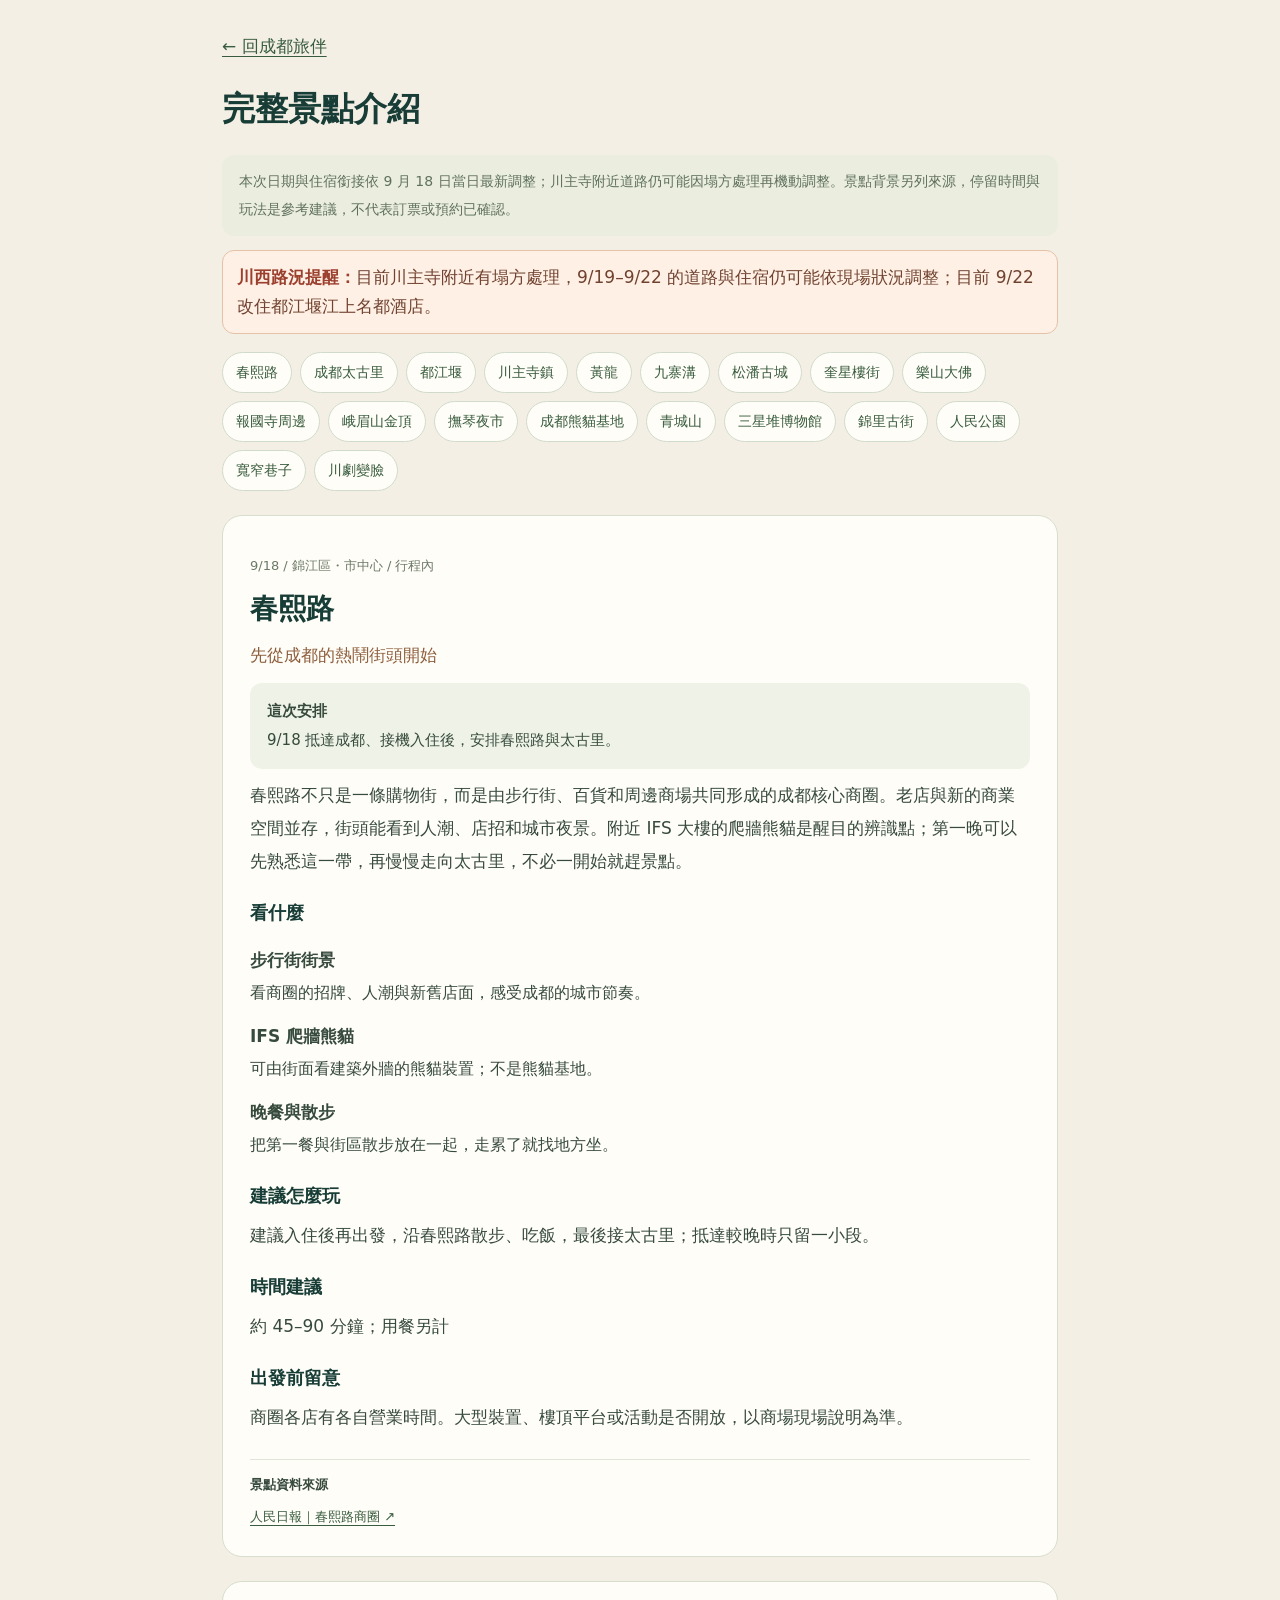
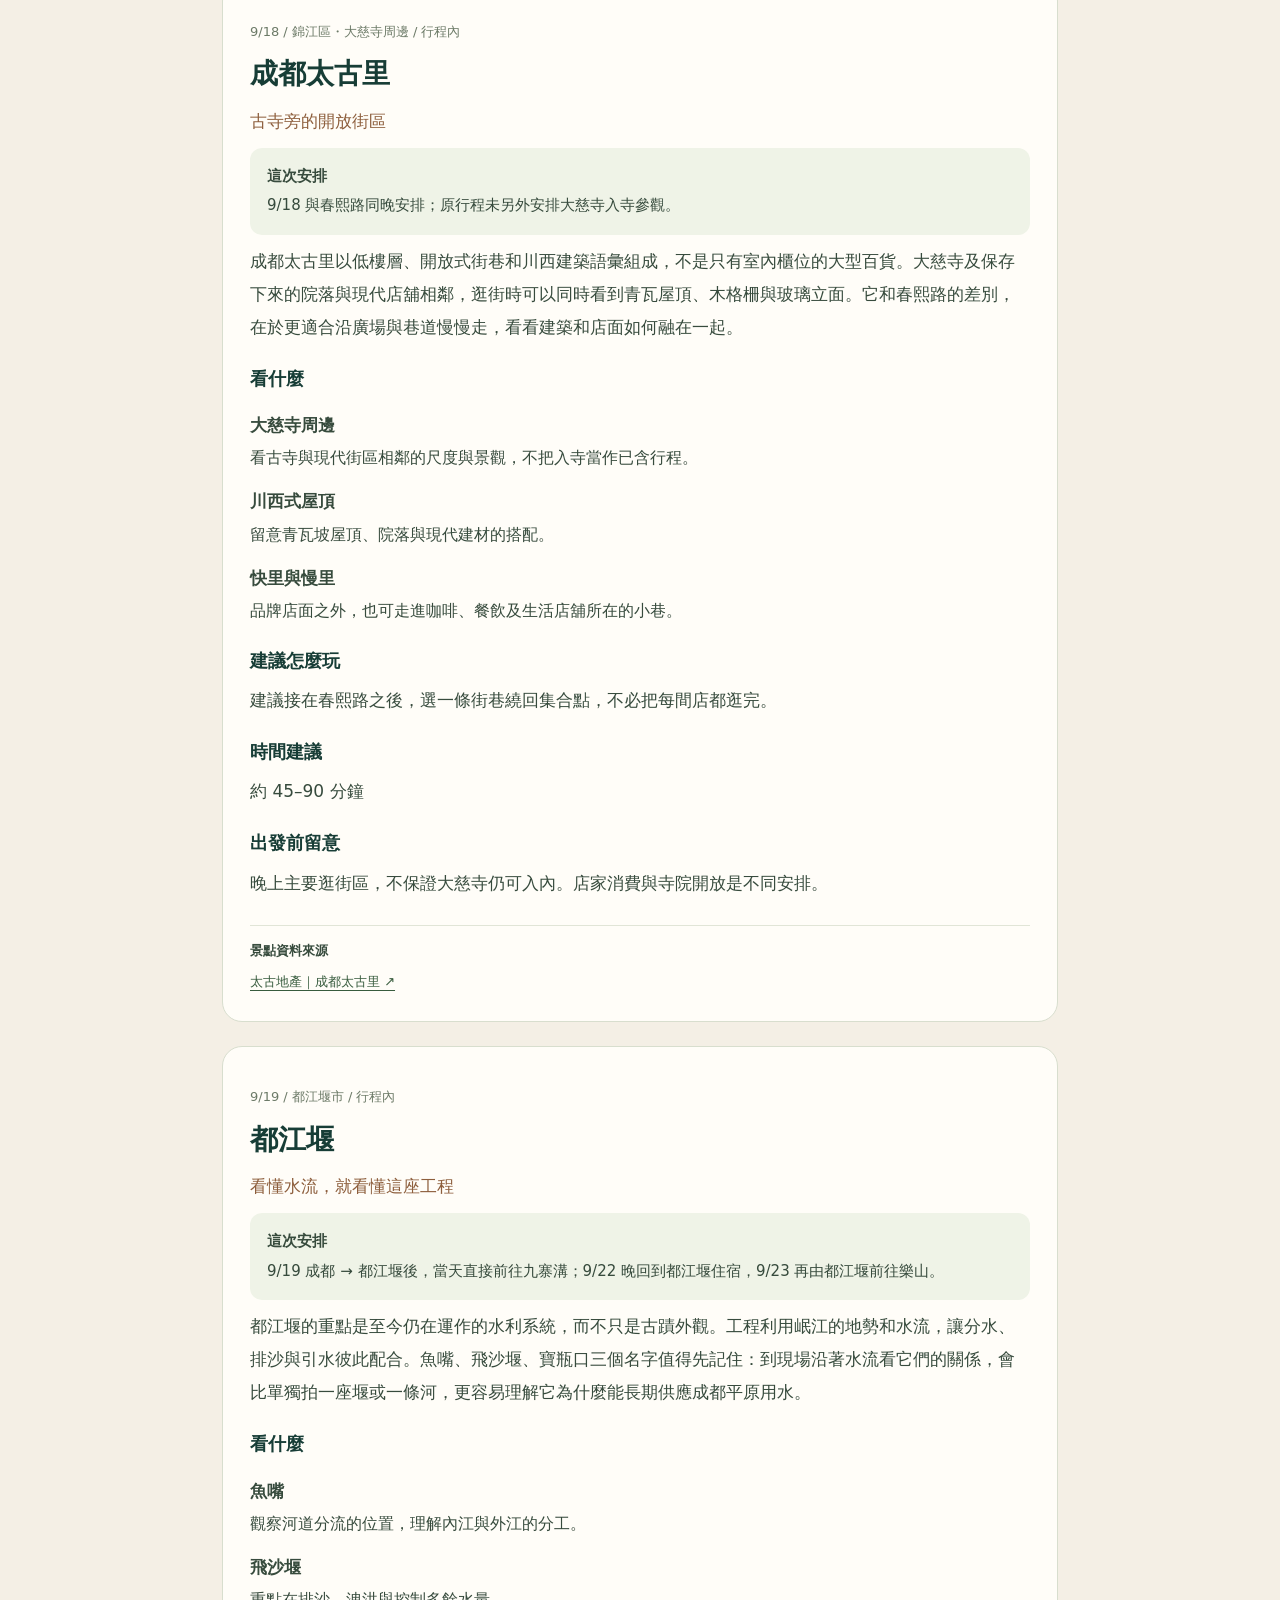
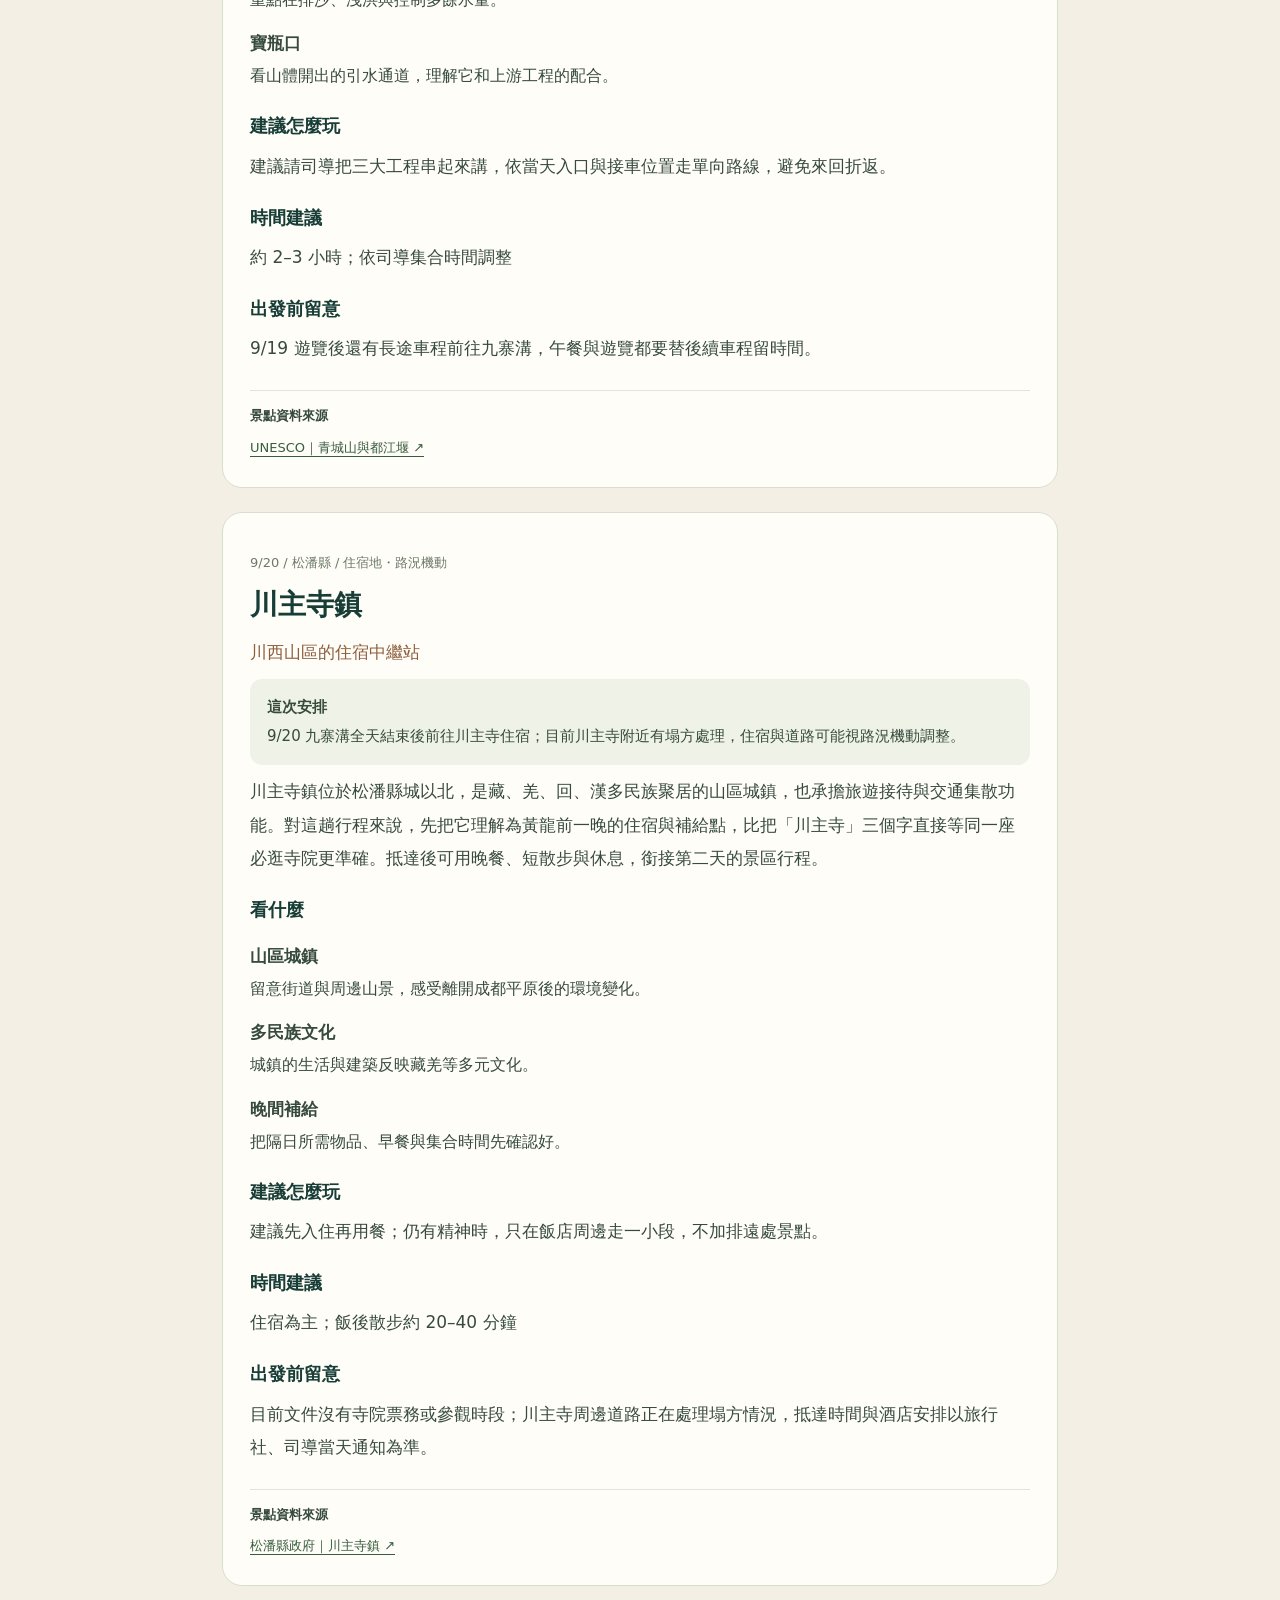
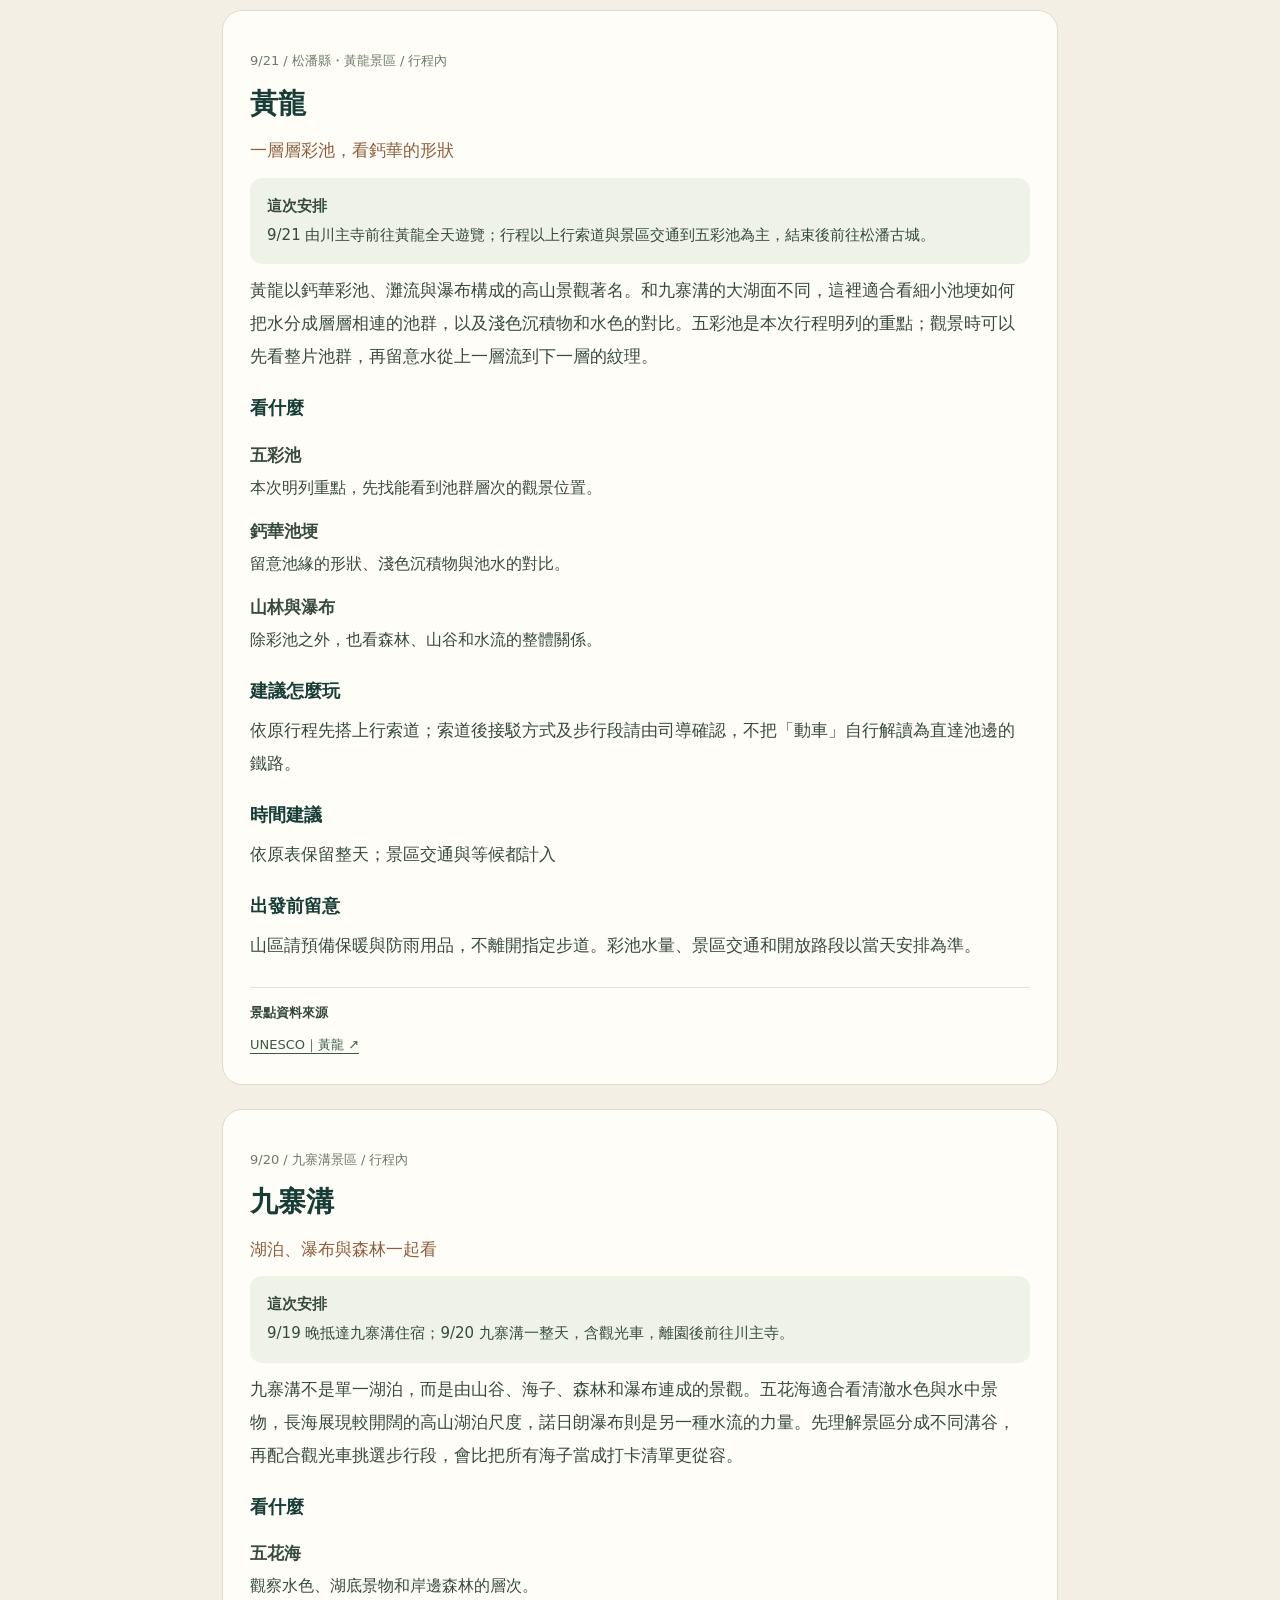
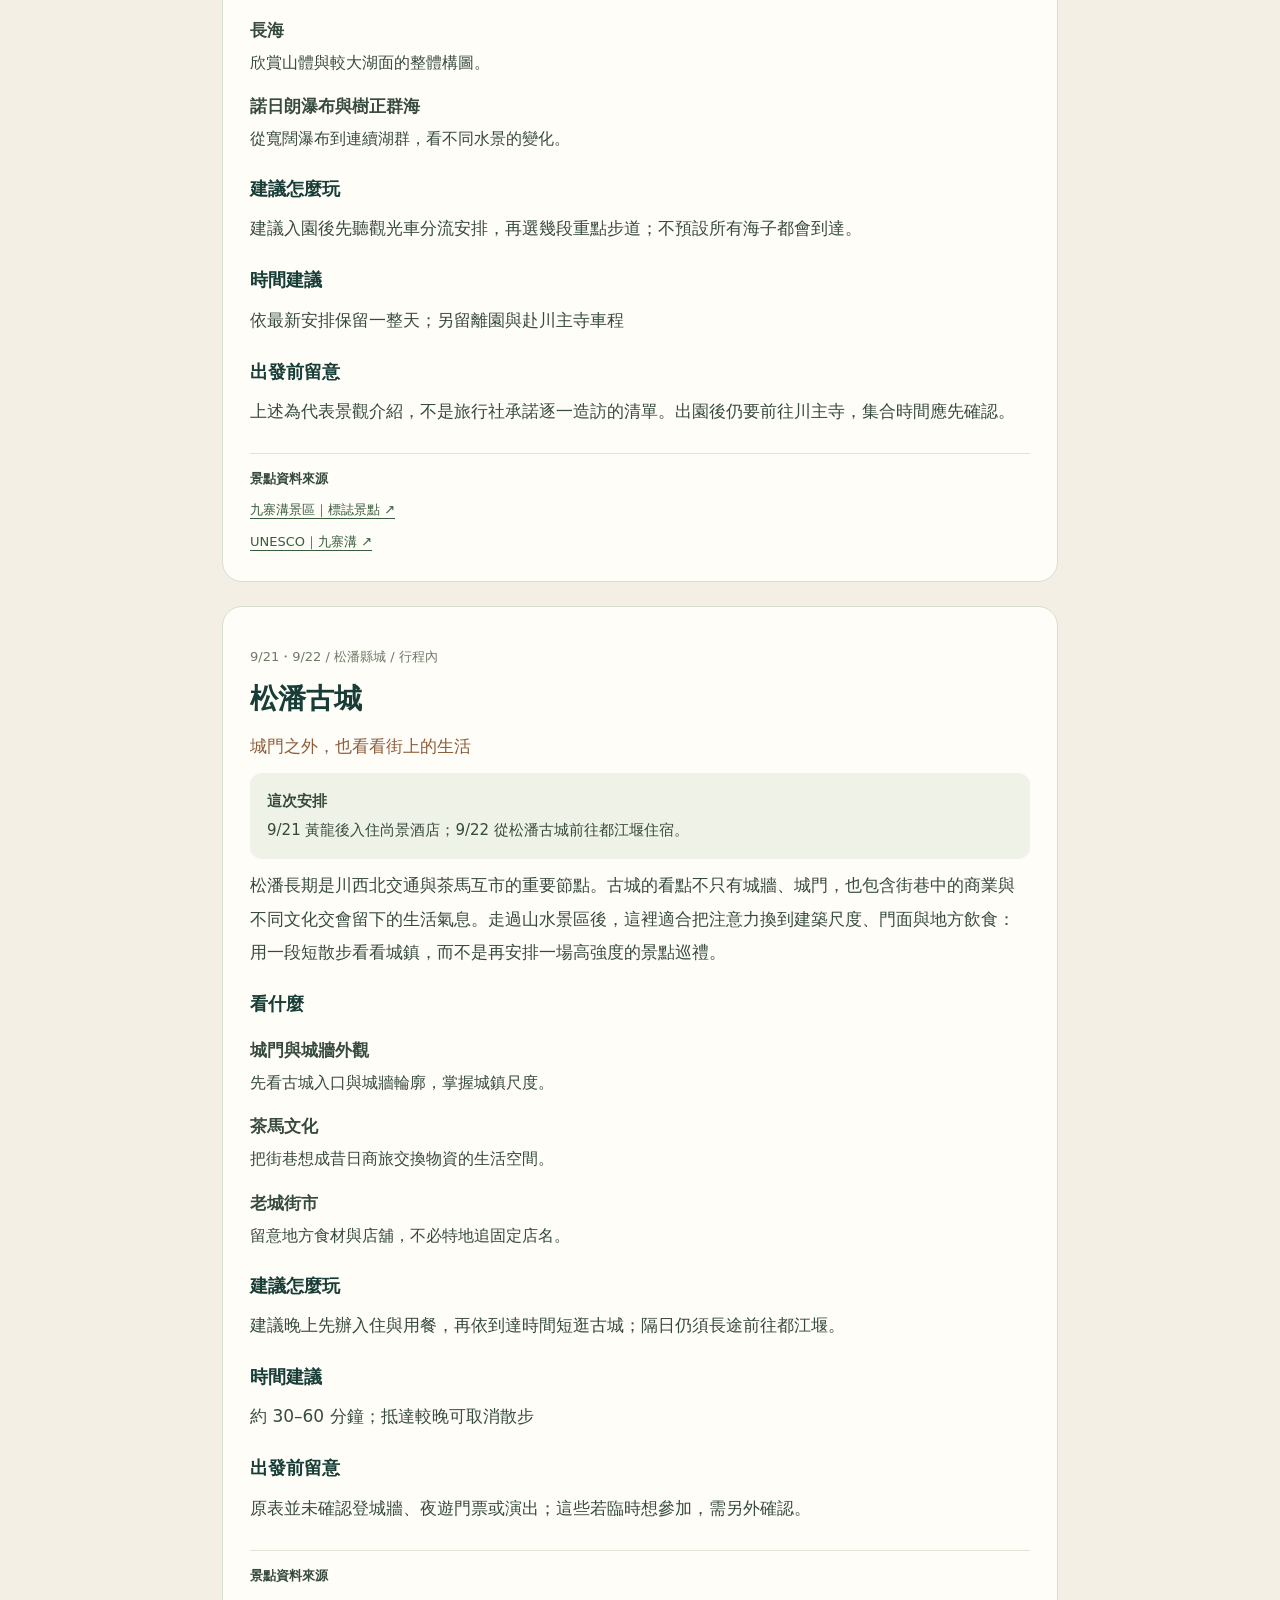
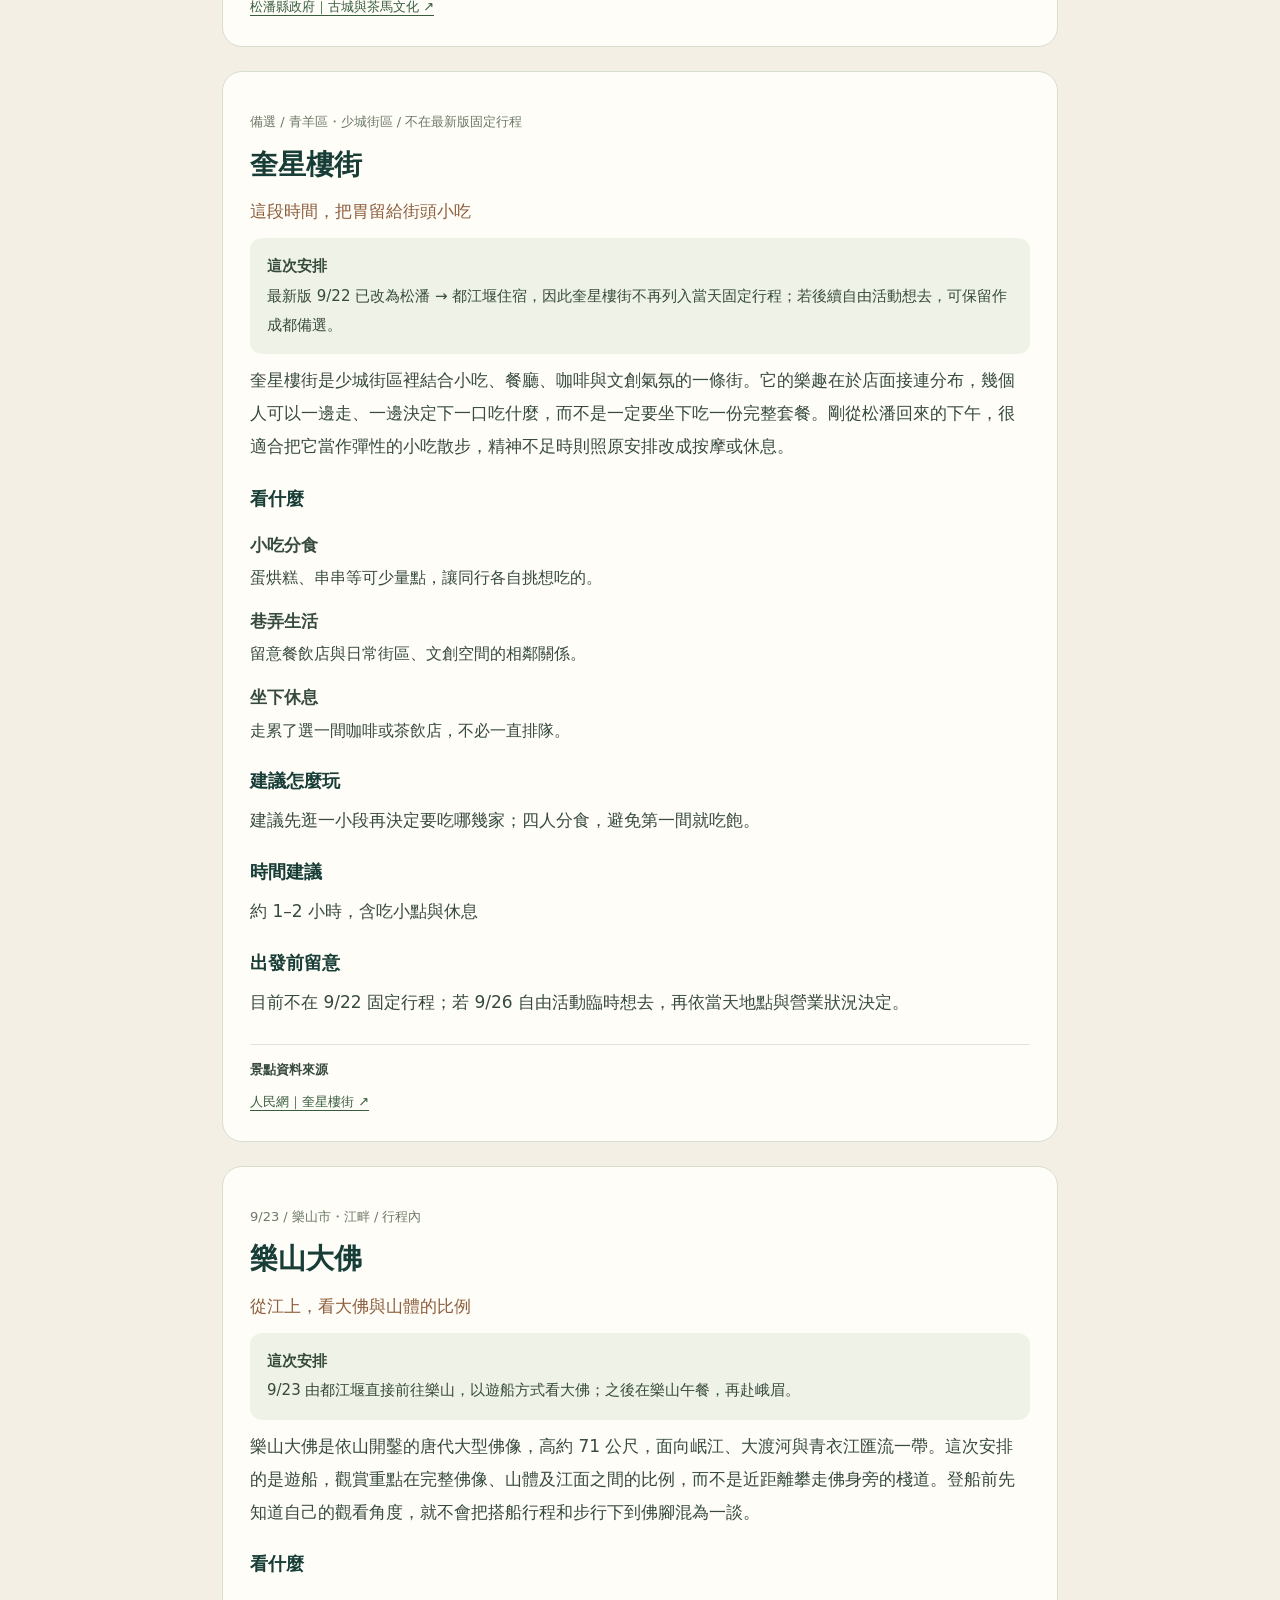
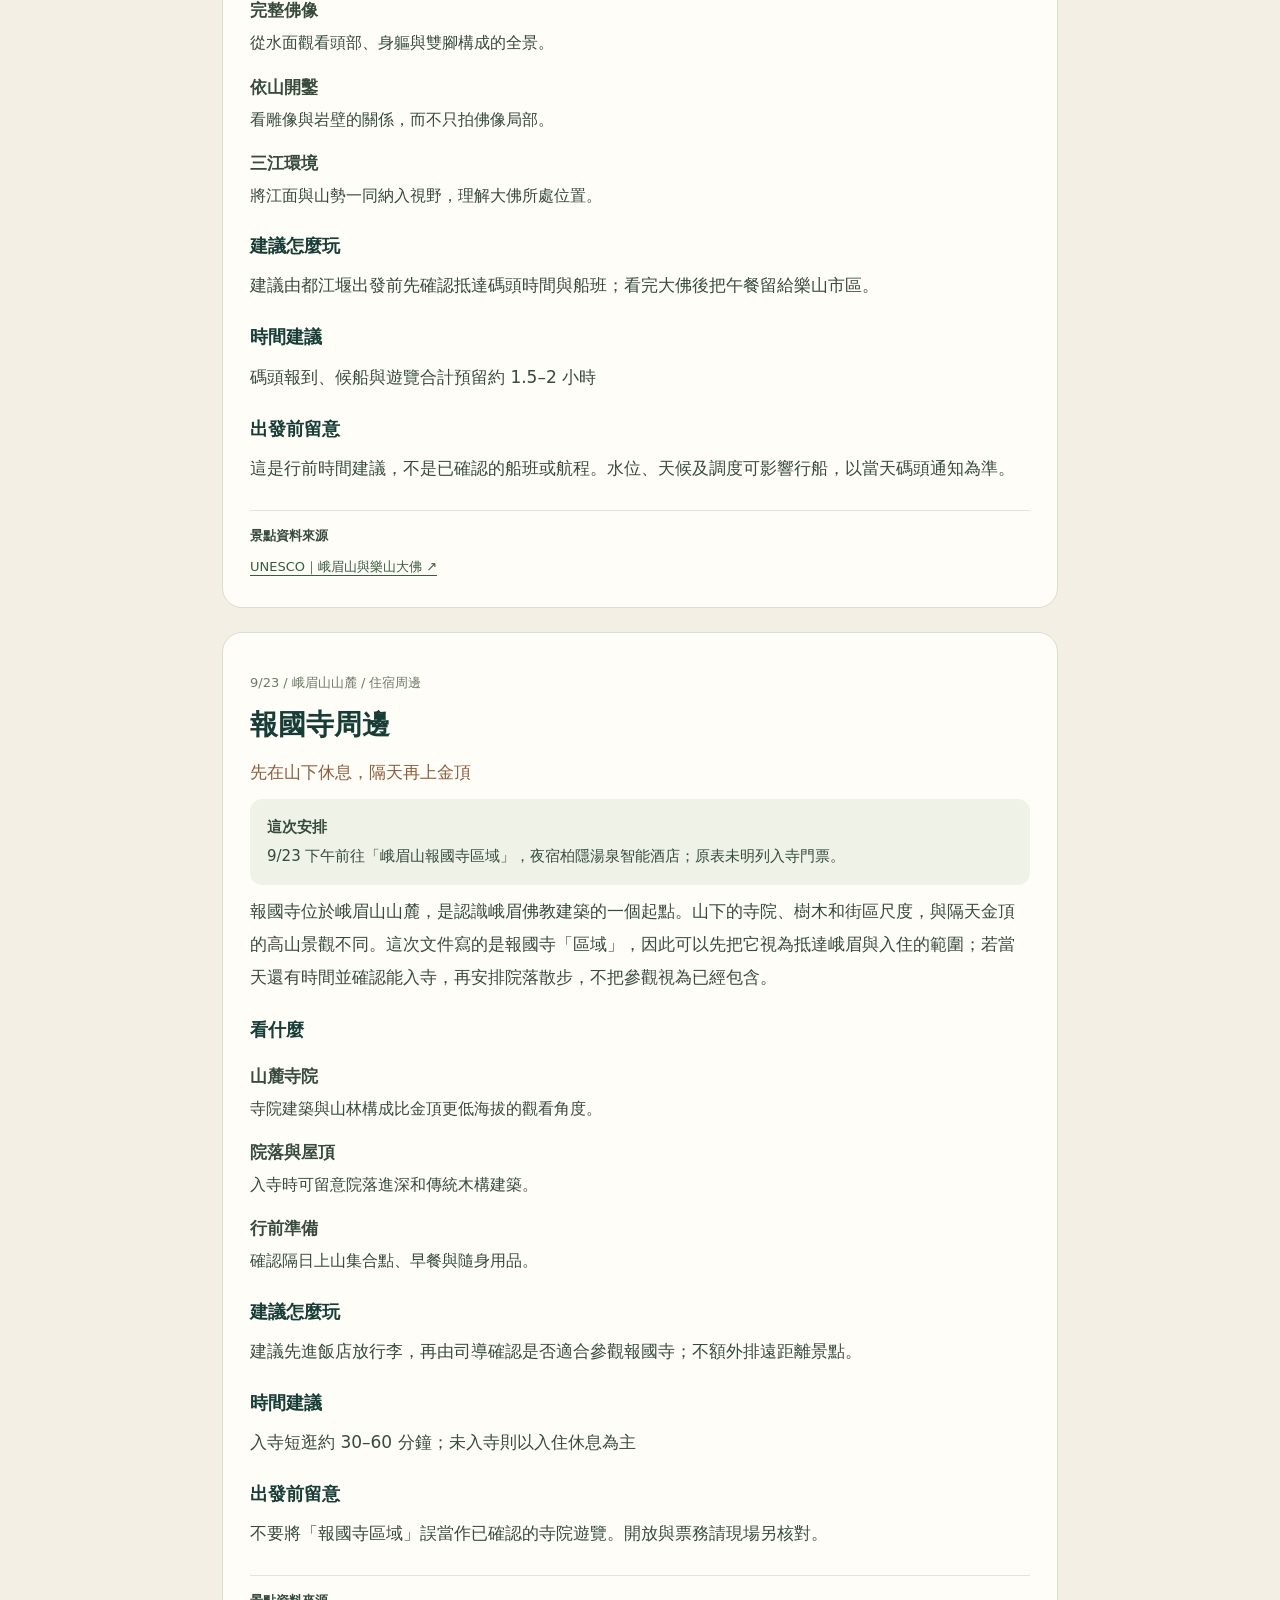
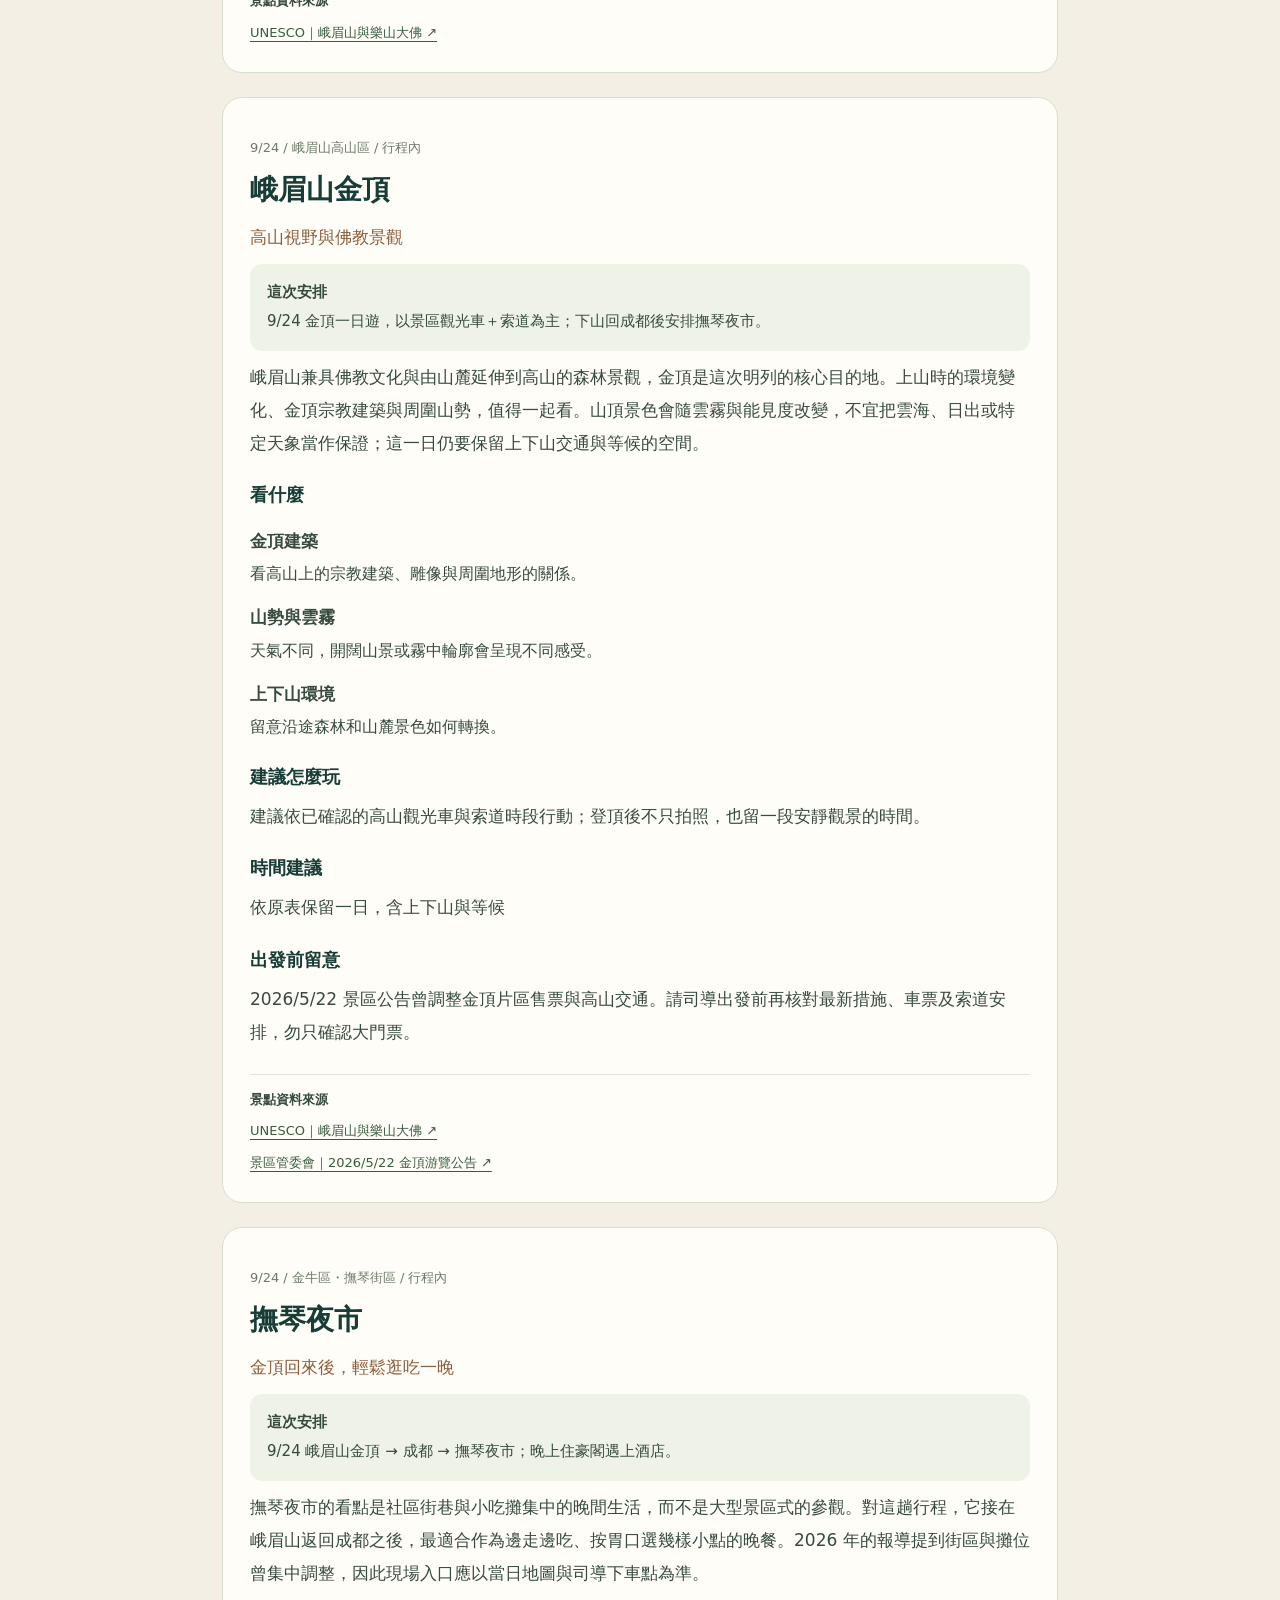
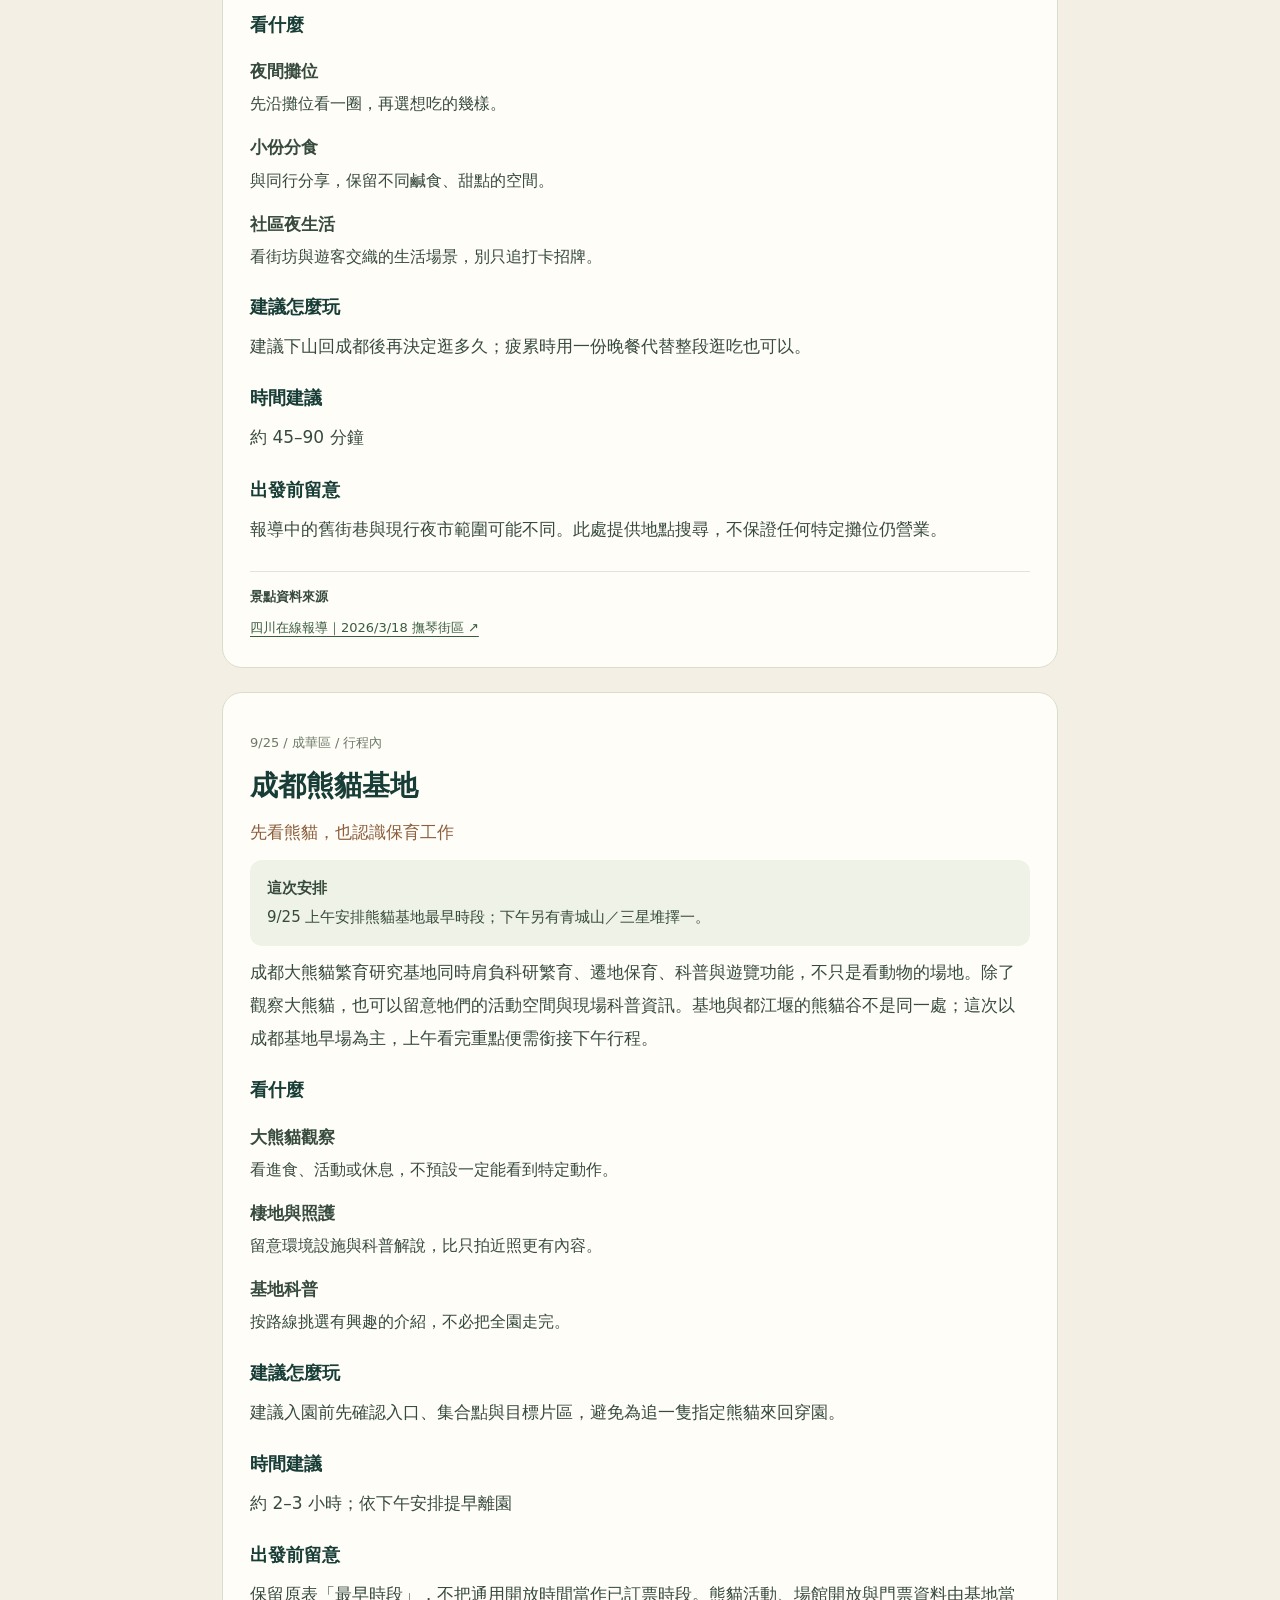
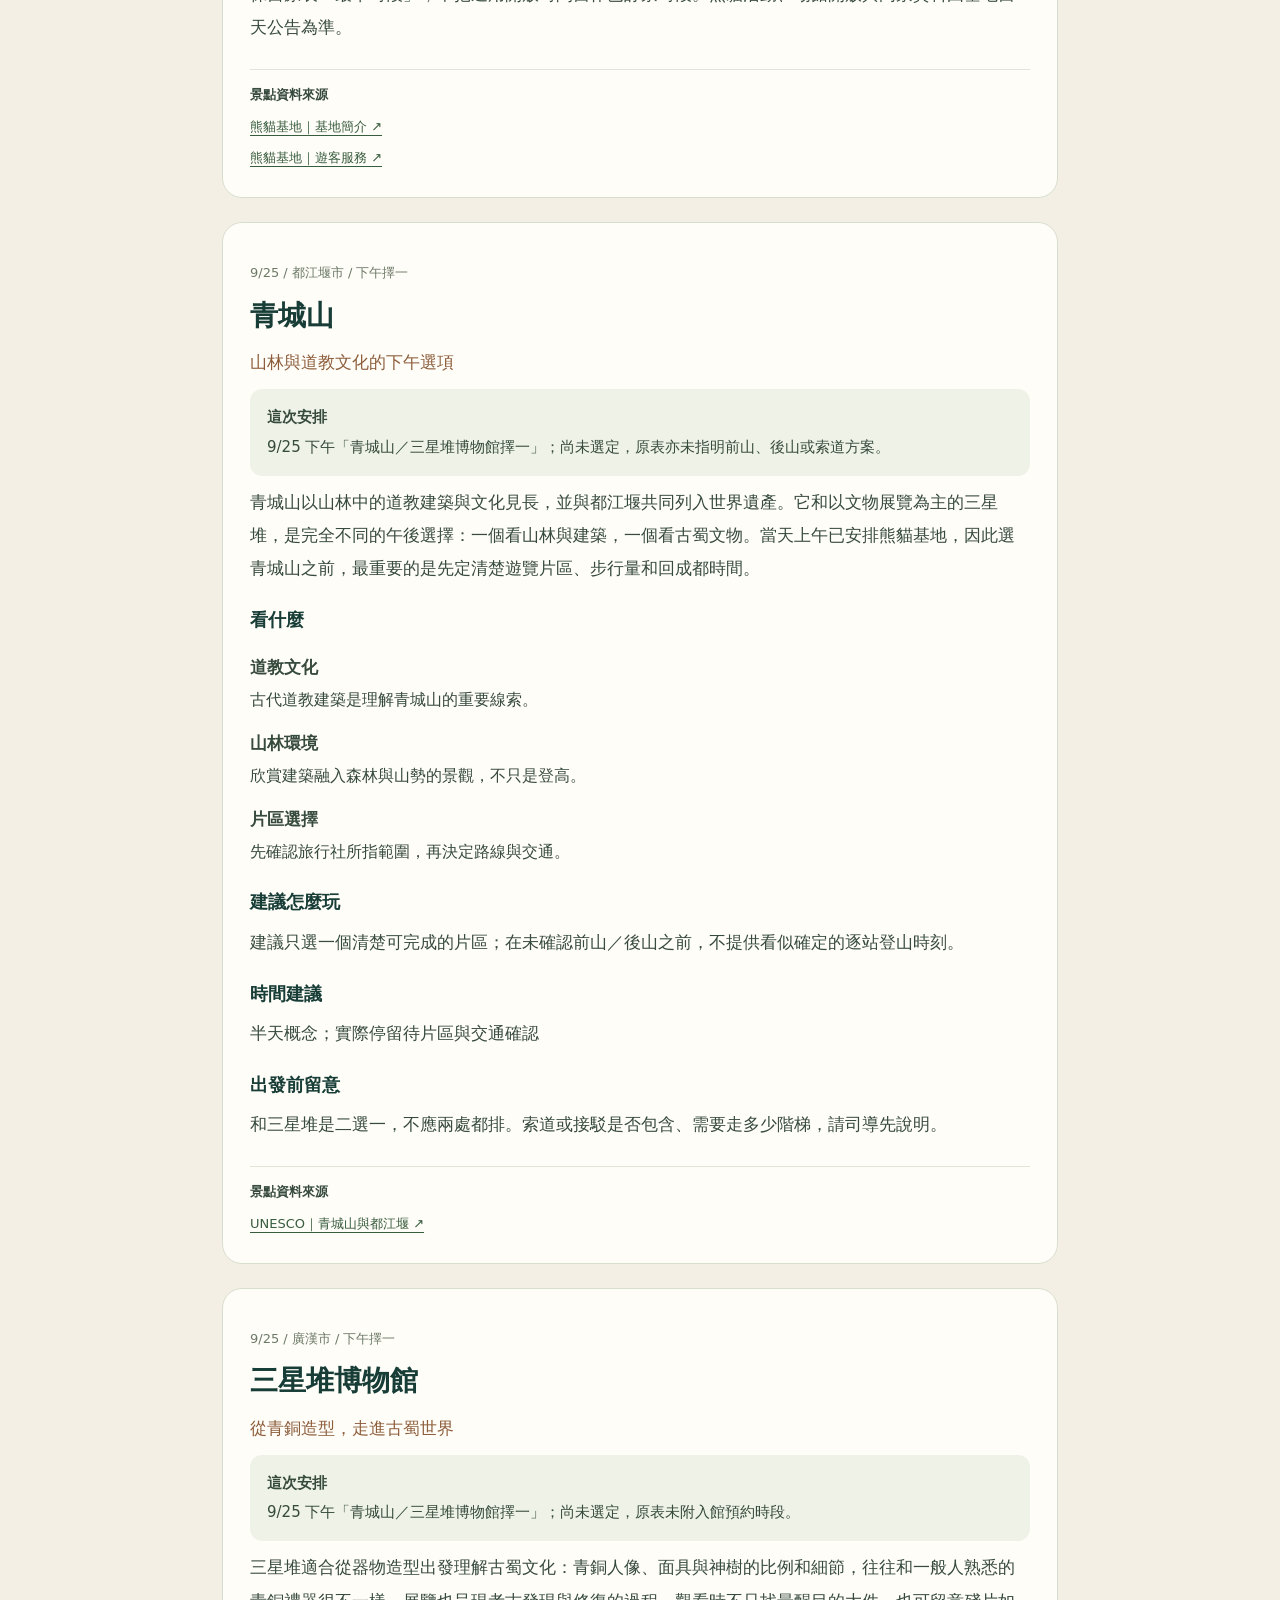
<file: ATTRACTIONS.html>
<!doctype html><html lang="zh-Hant"><head><meta charset="UTF-8"><meta name="viewport" content="width=device-width, initial-scale=1"><title>成都旅伴｜完整景點介紹</title><style>
*{box-sizing:border-box}body{margin:0;background:#f4efe5;color:#374b3d;font-family:system-ui,-apple-system,"Microsoft JhengHei",sans-serif;font-size:17px;line-height:1.95}main{max-width:880px;margin:auto;padding:30px 22px 70px}h1,h2,h3{color:#173d36;line-height:1.45}h1{font-size:33px}h2{font-size:28px;margin:7px 0}h3{font-size:18px;margin:22px 0 6px}p{margin:10px 0}a{color:#385c3e;overflow-wrap:anywhere;text-underline-offset:4px}article{padding:27px;margin:24px 0;background:#fffdf8;border:1px solid #d8dece;border-radius:20px;scroll-margin-top:20px}.meta{font-size:13px;color:#6c7a67}.tagline{color:#8d5e3c}.trip{padding:14px 17px;background:#eff3e7;border-radius:12px;font-size:15px}dt{font-weight:800}dd{margin:0 0 12px;font-size:16px}.sources{border-top:1px solid #e1e5d7;margin-top:25px;padding-top:12px;display:grid;gap:6px;font-size:13px}nav{display:flex;flex-wrap:wrap;gap:8px}nav a{border:1px solid #d1dbcb;border-radius:999px;padding:6px 13px;background:#fffdf7;font-size:14px;text-decoration:none}.note{font-size:14px;color:#60705e;background:#ebeede;padding:13px 17px;border-radius:12px}@media(max-width:560px){main{padding:20px 13px 50px}article{padding:21px}h1{font-size:29px}}@media print{nav,.home{display:none}body{background:white}article{break-inside:avoid;box-shadow:none;border:0;padding:0;margin:30px 0}a{color:inherit}}
.alert{margin:14px 0 18px;padding:12px 14px;border-radius:12px;background:#fff0e5;border:1px solid #e5c1a6;color:#70422f;line-height:1.7}.alert strong{color:#9b3f2e}</style></head><body><main><a class="home" href="./index.html">← 回成都旅伴</a><h1>完整景點介紹</h1><p class="note">本次日期與住宿銜接依 9 月 18 日當日最新調整；川主寺附近道路仍可能因塌方處理再機動調整。景點背景另列來源，停留時間與玩法是參考建議，不代表訂票或預約已確認。</p><div class="alert"><strong>川西路況提醒：</strong>目前川主寺附近有塌方處理，9/19–9/22 的道路與住宿仍可能依現場狀況調整；目前 9/22 改住都江堰江上名都酒店。</div><nav aria-label="景點索引"><a href="#chunxi">春熙路</a><a href="#taikoo">成都太古里</a><a href="#dujiangyan">都江堰</a><a href="#chuanzhusi">川主寺鎮</a><a href="#huanglong">黃龍</a><a href="#jiuzhaigou">九寨溝</a><a href="#songpan">松潘古城</a><a href="#kuixinglou">奎星樓街</a><a href="#leshan">樂山大佛</a><a href="#baoguo">報國寺周邊</a><a href="#emei">峨眉山金頂</a><a href="#fuqin">撫琴夜市</a><a href="#panda">成都熊貓基地</a><a href="#qingcheng">青城山</a><a href="#sanxingdui">三星堆博物館</a><a href="#jinli">錦里古街</a><a href="#peoples-park">人民公園</a><a href="#kuanzhai">寬窄巷子</a><a href="#sichuan-opera">川劇變臉</a></nav><article id="chunxi"><p class="meta">9/18 / 錦江區・市中心 / 行程內</p><h2>春熙路</h2><p class="tagline">先從成都的熱鬧街頭開始</p><p class="trip"><strong>這次安排</strong><br>9/18 抵達成都、接機入住後，安排春熙路與太古里。</p><p>春熙路不只是一條購物街，而是由步行街、百貨和周邊商場共同形成的成都核心商圈。老店與新的商業空間並存，街頭能看到人潮、店招和城市夜景。附近 IFS 大樓的爬牆熊貓是醒目的辨識點；第一晚可以先熟悉這一帶，再慢慢走向太古里，不必一開始就趕景點。</p><h3>看什麼</h3><dl><dt>步行街街景</dt><dd>看商圈的招牌、人潮與新舊店面，感受成都的城市節奏。</dd><dt>IFS 爬牆熊貓</dt><dd>可由街面看建築外牆的熊貓裝置；不是熊貓基地。</dd><dt>晚餐與散步</dt><dd>把第一餐與街區散步放在一起，走累了就找地方坐。</dd></dl><h3>建議怎麼玩</h3><p>建議入住後再出發，沿春熙路散步、吃飯，最後接太古里；抵達較晚時只留一小段。</p><h3>時間建議</h3><p>約 45–90 分鐘；用餐另計</p><h3>出發前留意</h3><p>商圈各店有各自營業時間。大型裝置、樓頂平台或活動是否開放，以商場現場說明為準。</p><div class="sources"><strong>景點資料來源</strong><a href="https://finance.people.com.cn/n1/2025/0115/c1004-40402034.html" target="_blank" rel="noopener noreferrer">人民日報｜春熙路商圈 ↗</a></div></article><article id="taikoo"><p class="meta">9/18 / 錦江區・大慈寺周邊 / 行程內</p><h2>成都太古里</h2><p class="tagline">古寺旁的開放街區</p><p class="trip"><strong>這次安排</strong><br>9/18 與春熙路同晚安排；原行程未另外安排大慈寺入寺參觀。</p><p>成都太古里以低樓層、開放式街巷和川西建築語彙組成，不是只有室內櫃位的大型百貨。大慈寺及保存下來的院落與現代店舖相鄰，逛街時可以同時看到青瓦屋頂、木格柵與玻璃立面。它和春熙路的差別，在於更適合沿廣場與巷道慢慢走，看看建築和店面如何融在一起。</p><h3>看什麼</h3><dl><dt>大慈寺周邊</dt><dd>看古寺與現代街區相鄰的尺度與景觀，不把入寺當作已含行程。</dd><dt>川西式屋頂</dt><dd>留意青瓦坡屋頂、院落與現代建材的搭配。</dd><dt>快里與慢里</dt><dd>品牌店面之外，也可走進咖啡、餐飲及生活店舖所在的小巷。</dd></dl><h3>建議怎麼玩</h3><p>建議接在春熙路之後，選一條街巷繞回集合點，不必把每間店都逛完。</p><h3>時間建議</h3><p>約 45–90 分鐘</p><h3>出發前留意</h3><p>晚上主要逛街區，不保證大慈寺仍可入內。店家消費與寺院開放是不同安排。</p><div class="sources"><strong>景點資料來源</strong><a href="https://www.swireproperties.com/en/portfolio/current-developments/taikoo-li-chengdu/taikoo-li-chengdu/" target="_blank" rel="noopener noreferrer">太古地產｜成都太古里 ↗</a></div></article><article id="dujiangyan"><p class="meta">9/19 / 都江堰市 / 行程內</p><h2>都江堰</h2><p class="tagline">看懂水流，就看懂這座工程</p><p class="trip"><strong>這次安排</strong><br>9/19 成都 → 都江堰後，當天直接前往九寨溝；9/22 晚回到都江堰住宿，9/23 再由都江堰前往樂山。</p><p>都江堰的重點是至今仍在運作的水利系統，而不只是古蹟外觀。工程利用岷江的地勢和水流，讓分水、排沙與引水彼此配合。魚嘴、飛沙堰、寶瓶口三個名字值得先記住：到現場沿著水流看它們的關係，會比單獨拍一座堰或一條河，更容易理解它為什麼能長期供應成都平原用水。</p><h3>看什麼</h3><dl><dt>魚嘴</dt><dd>觀察河道分流的位置，理解內江與外江的分工。</dd><dt>飛沙堰</dt><dd>重點在排沙、洩洪與控制多餘水量。</dd><dt>寶瓶口</dt><dd>看山體開出的引水通道，理解它和上游工程的配合。</dd></dl><h3>建議怎麼玩</h3><p>建議請司導把三大工程串起來講，依當天入口與接車位置走單向路線，避免來回折返。</p><h3>時間建議</h3><p>約 2–3 小時；依司導集合時間調整</p><h3>出發前留意</h3><p>9/19 遊覽後還有長途車程前往九寨溝，午餐與遊覽都要替後續車程留時間。</p><div class="sources"><strong>景點資料來源</strong><a href="https://whc.unesco.org/en/list/1001/" target="_blank" rel="noopener noreferrer">UNESCO｜青城山與都江堰 ↗</a></div></article><article id="chuanzhusi"><p class="meta">9/20 / 松潘縣 / 住宿地・路況機動</p><h2>川主寺鎮</h2><p class="tagline">川西山區的住宿中繼站</p><p class="trip"><strong>這次安排</strong><br>9/20 九寨溝全天結束後前往川主寺住宿；目前川主寺附近有塌方處理，住宿與道路可能視路況機動調整。</p><p>川主寺鎮位於松潘縣城以北，是藏、羌、回、漢多民族聚居的山區城鎮，也承擔旅遊接待與交通集散功能。對這趟行程來說，先把它理解為黃龍前一晚的住宿與補給點，比把「川主寺」三個字直接等同一座必逛寺院更準確。抵達後可用晚餐、短散步與休息，銜接第二天的景區行程。</p><h3>看什麼</h3><dl><dt>山區城鎮</dt><dd>留意街道與周邊山景，感受離開成都平原後的環境變化。</dd><dt>多民族文化</dt><dd>城鎮的生活與建築反映藏羌等多元文化。</dd><dt>晚間補給</dt><dd>把隔日所需物品、早餐與集合時間先確認好。</dd></dl><h3>建議怎麼玩</h3><p>建議先入住再用餐；仍有精神時，只在飯店周邊走一小段，不加排遠處景點。</p><h3>時間建議</h3><p>住宿為主；飯後散步約 20–40 分鐘</p><h3>出發前留意</h3><p>目前文件沒有寺院票務或參觀時段；川主寺周邊道路正在處理塌方情況，抵達時間與酒店安排以旅行社、司導當天通知為準。</p><div class="sources"><strong>景點資料來源</strong><a href="https://songpan.gov.cn/spxrmzf/c100131/201904/ddc56b2f0d0f4acba3a7b45893a83d0f.shtml" target="_blank" rel="noopener noreferrer">松潘縣政府｜川主寺鎮 ↗</a></div></article><article id="huanglong"><p class="meta">9/21 / 松潘縣・黃龍景區 / 行程內</p><h2>黃龍</h2><p class="tagline">一層層彩池，看鈣華的形狀</p><p class="trip"><strong>這次安排</strong><br>9/21 由川主寺前往黃龍全天遊覽；行程以上行索道與景區交通到五彩池為主，結束後前往松潘古城。</p><p>黃龍以鈣華彩池、灘流與瀑布構成的高山景觀著名。和九寨溝的大湖面不同，這裡適合看細小池埂如何把水分成層層相連的池群，以及淺色沉積物和水色的對比。五彩池是本次行程明列的重點；觀景時可以先看整片池群，再留意水從上一層流到下一層的紋理。</p><h3>看什麼</h3><dl><dt>五彩池</dt><dd>本次明列重點，先找能看到池群層次的觀景位置。</dd><dt>鈣華池埂</dt><dd>留意池緣的形狀、淺色沉積物與池水的對比。</dd><dt>山林與瀑布</dt><dd>除彩池之外，也看森林、山谷和水流的整體關係。</dd></dl><h3>建議怎麼玩</h3><p>依原行程先搭上行索道；索道後接駁方式及步行段請由司導確認，不把「動車」自行解讀為直達池邊的鐵路。</p><h3>時間建議</h3><p>依原表保留整天；景區交通與等候都計入</p><h3>出發前留意</h3><p>山區請預備保暖與防雨用品，不離開指定步道。彩池水量、景區交通和開放路段以當天安排為準。</p><div class="sources"><strong>景點資料來源</strong><a href="https://whc.unesco.org/en/list/638/" target="_blank" rel="noopener noreferrer">UNESCO｜黃龍 ↗</a></div></article><article id="jiuzhaigou"><p class="meta">9/20 / 九寨溝景區 / 行程內</p><h2>九寨溝</h2><p class="tagline">湖泊、瀑布與森林一起看</p><p class="trip"><strong>這次安排</strong><br>9/19 晚抵達九寨溝住宿；9/20 九寨溝一整天，含觀光車，離園後前往川主寺。</p><p>九寨溝不是單一湖泊，而是由山谷、海子、森林和瀑布連成的景觀。五花海適合看清澈水色與水中景物，長海展現較開闊的高山湖泊尺度，諾日朗瀑布則是另一種水流的力量。先理解景區分成不同溝谷，再配合觀光車挑選步行段，會比把所有海子當成打卡清單更從容。</p><h3>看什麼</h3><dl><dt>五花海</dt><dd>觀察水色、湖底景物和岸邊森林的層次。</dd><dt>長海</dt><dd>欣賞山體與較大湖面的整體構圖。</dd><dt>諾日朗瀑布與樹正群海</dt><dd>從寬闊瀑布到連續湖群，看不同水景的變化。</dd></dl><h3>建議怎麼玩</h3><p>建議入園後先聽觀光車分流安排，再選幾段重點步道；不預設所有海子都會到達。</p><h3>時間建議</h3><p>依最新安排保留一整天；另留離園與赴川主寺車程</p><h3>出發前留意</h3><p>上述為代表景觀介紹，不是旅行社承諾逐一造訪的清單。出園後仍要前往川主寺，集合時間應先確認。</p><div class="sources"><strong>景點資料來源</strong><a href="https://www.jiuzhai.com/about/scenic-spot" target="_blank" rel="noopener noreferrer">九寨溝景區｜標誌景點 ↗</a><a href="https://whc.unesco.org/en/list/637/" target="_blank" rel="noopener noreferrer">UNESCO｜九寨溝 ↗</a></div></article><article id="songpan"><p class="meta">9/21・9/22 / 松潘縣城 / 行程內</p><h2>松潘古城</h2><p class="tagline">城門之外，也看看街上的生活</p><p class="trip"><strong>這次安排</strong><br>9/21 黃龍後入住尚景酒店；9/22 從松潘古城前往都江堰住宿。</p><p>松潘長期是川西北交通與茶馬互市的重要節點。古城的看點不只有城牆、城門，也包含街巷中的商業與不同文化交會留下的生活氣息。走過山水景區後，這裡適合把注意力換到建築尺度、門面與地方飲食：用一段短散步看看城鎮，而不是再安排一場高強度的景點巡禮。</p><h3>看什麼</h3><dl><dt>城門與城牆外觀</dt><dd>先看古城入口與城牆輪廓，掌握城鎮尺度。</dd><dt>茶馬文化</dt><dd>把街巷想成昔日商旅交換物資的生活空間。</dd><dt>老城街市</dt><dd>留意地方食材與店舖，不必特地追固定店名。</dd></dl><h3>建議怎麼玩</h3><p>建議晚上先辦入住與用餐，再依到達時間短逛古城；隔日仍須長途前往都江堰。</p><h3>時間建議</h3><p>約 30–60 分鐘；抵達較晚可取消散步</p><h3>出發前留意</h3><p>原表並未確認登城牆、夜遊門票或演出；這些若臨時想參加，需另外確認。</p><div class="sources"><strong>景點資料來源</strong><a href="https://songpan.gov.cn/spxrmzf/c100135/202305/344b10db91b54410828f230901f3b801.shtml" target="_blank" rel="noopener noreferrer">松潘縣政府｜古城與茶馬文化 ↗</a></div></article><article id="kuixinglou"><p class="meta">備選 / 青羊區・少城街區 / 不在最新版固定行程</p><h2>奎星樓街</h2><p class="tagline">這段時間，把胃留給街頭小吃</p><p class="trip"><strong>這次安排</strong><br>最新版 9/22 已改為松潘 → 都江堰住宿，因此奎星樓街不再列入當天固定行程；若後續自由活動想去，可保留作成都備選。</p><p>奎星樓街是少城街區裡結合小吃、餐廳、咖啡與文創氣氛的一條街。它的樂趣在於店面接連分布，幾個人可以一邊走、一邊決定下一口吃什麼，而不是一定要坐下吃一份完整套餐。剛從松潘回來的下午，很適合把它當作彈性的小吃散步，精神不足時則照原安排改成按摩或休息。</p><h3>看什麼</h3><dl><dt>小吃分食</dt><dd>蛋烘糕、串串等可少量點，讓同行各自挑想吃的。</dd><dt>巷弄生活</dt><dd>留意餐飲店與日常街區、文創空間的相鄰關係。</dd><dt>坐下休息</dt><dd>走累了選一間咖啡或茶飲店，不必一直排隊。</dd></dl><h3>建議怎麼玩</h3><p>建議先逛一小段再決定要吃哪幾家；四人分食，避免第一間就吃飽。</p><h3>時間建議</h3><p>約 1–2 小時，含吃小點與休息</p><h3>出發前留意</h3><p>目前不在 9/22 固定行程；若 9/26 自由活動臨時想去，再依當天地點與營業狀況決定。</p><div class="sources"><strong>景點資料來源</strong><a href="https://sc.people.com.cn/n2/2025/1205/c345167-41433750.html" target="_blank" rel="noopener noreferrer">人民網｜奎星樓街 ↗</a></div></article><article id="leshan"><p class="meta">9/23 / 樂山市・江畔 / 行程內</p><h2>樂山大佛</h2><p class="tagline">從江上，看大佛與山體的比例</p><p class="trip"><strong>這次安排</strong><br>9/23 由都江堰直接前往樂山，以遊船方式看大佛；之後在樂山午餐，再赴峨眉。</p><p>樂山大佛是依山開鑿的唐代大型佛像，高約 71 公尺，面向岷江、大渡河與青衣江匯流一帶。這次安排的是遊船，觀賞重點在完整佛像、山體及江面之間的比例，而不是近距離攀走佛身旁的棧道。登船前先知道自己的觀看角度，就不會把搭船行程和步行下到佛腳混為一談。</p><h3>看什麼</h3><dl><dt>完整佛像</dt><dd>從水面觀看頭部、身軀與雙腳構成的全景。</dd><dt>依山開鑿</dt><dd>看雕像與岩壁的關係，而不只拍佛像局部。</dd><dt>三江環境</dt><dd>將江面與山勢一同納入視野，理解大佛所處位置。</dd></dl><h3>建議怎麼玩</h3><p>建議由都江堰出發前先確認抵達碼頭時間與船班；看完大佛後把午餐留給樂山市區。</p><h3>時間建議</h3><p>碼頭報到、候船與遊覽合計預留約 1.5–2 小時</p><h3>出發前留意</h3><p>這是行前時間建議，不是已確認的船班或航程。水位、天候及調度可影響行船，以當天碼頭通知為準。</p><div class="sources"><strong>景點資料來源</strong><a href="https://whc.unesco.org/en/list/779/" target="_blank" rel="noopener noreferrer">UNESCO｜峨眉山與樂山大佛 ↗</a></div></article><article id="baoguo"><p class="meta">9/23 / 峨眉山山麓 / 住宿周邊</p><h2>報國寺周邊</h2><p class="tagline">先在山下休息，隔天再上金頂</p><p class="trip"><strong>這次安排</strong><br>9/23 下午前往「峨眉山報國寺區域」，夜宿柏隱湯泉智能酒店；原表未明列入寺門票。</p><p>報國寺位於峨眉山山麓，是認識峨眉佛教建築的一個起點。山下的寺院、樹木和街區尺度，與隔天金頂的高山景觀不同。這次文件寫的是報國寺「區域」，因此可以先把它視為抵達峨眉與入住的範圍；若當天還有時間並確認能入寺，再安排院落散步，不把參觀視為已經包含。</p><h3>看什麼</h3><dl><dt>山麓寺院</dt><dd>寺院建築與山林構成比金頂更低海拔的觀看角度。</dd><dt>院落與屋頂</dt><dd>入寺時可留意院落進深和傳統木構建築。</dd><dt>行前準備</dt><dd>確認隔日上山集合點、早餐與隨身用品。</dd></dl><h3>建議怎麼玩</h3><p>建議先進飯店放行李，再由司導確認是否適合參觀報國寺；不額外排遠距離景點。</p><h3>時間建議</h3><p>入寺短逛約 30–60 分鐘；未入寺則以入住休息為主</p><h3>出發前留意</h3><p>不要將「報國寺區域」誤當作已確認的寺院遊覽。開放與票務請現場另核對。</p><div class="sources"><strong>景點資料來源</strong><a href="https://whc.unesco.org/en/list/779/" target="_blank" rel="noopener noreferrer">UNESCO｜峨眉山與樂山大佛 ↗</a></div></article><article id="emei"><p class="meta">9/24 / 峨眉山高山區 / 行程內</p><h2>峨眉山金頂</h2><p class="tagline">高山視野與佛教景觀</p><p class="trip"><strong>這次安排</strong><br>9/24 金頂一日遊，以景區觀光車＋索道為主；下山回成都後安排撫琴夜市。</p><p>峨眉山兼具佛教文化與由山麓延伸到高山的森林景觀，金頂是這次明列的核心目的地。上山時的環境變化、金頂宗教建築與周圍山勢，值得一起看。山頂景色會隨雲霧與能見度改變，不宜把雲海、日出或特定天象當作保證；這一日仍要保留上下山交通與等候的空間。</p><h3>看什麼</h3><dl><dt>金頂建築</dt><dd>看高山上的宗教建築、雕像與周圍地形的關係。</dd><dt>山勢與雲霧</dt><dd>天氣不同，開闊山景或霧中輪廓會呈現不同感受。</dd><dt>上下山環境</dt><dd>留意沿途森林和山麓景色如何轉換。</dd></dl><h3>建議怎麼玩</h3><p>建議依已確認的高山觀光車與索道時段行動；登頂後不只拍照，也留一段安靜觀景的時間。</p><h3>時間建議</h3><p>依原表保留一日，含上下山與等候</p><h3>出發前留意</h3><p>2026/5/22 景區公告曾調整金頂片區售票與高山交通。請司導出發前再核對最新措施、車票及索道安排，勿只確認大門票。</p><div class="sources"><strong>景點資料來源</strong><a href="https://whc.unesco.org/en/list/779/" target="_blank" rel="noopener noreferrer">UNESCO｜峨眉山與樂山大佛 ↗</a><a href="https://www.leshan.gov.cn/lsswszf/zzzqgsgg/808058894643269.html" target="_blank" rel="noopener noreferrer">景區管委會｜2026/5/22 金頂游覽公告 ↗</a></div></article><article id="fuqin"><p class="meta">9/24 / 金牛區・撫琴街區 / 行程內</p><h2>撫琴夜市</h2><p class="tagline">金頂回來後，輕鬆逛吃一晚</p><p class="trip"><strong>這次安排</strong><br>9/24 峨眉山金頂 → 成都 → 撫琴夜市；晚上住豪閣遇上酒店。</p><p>撫琴夜市的看點是社區街巷與小吃攤集中的晚間生活，而不是大型景區式的參觀。對這趟行程，它接在峨眉山返回成都之後，最適合作為邊走邊吃、按胃口選幾樣小點的晚餐。2026 年的報導提到街區與攤位曾集中調整，因此現場入口應以當日地圖與司導下車點為準。</p><h3>看什麼</h3><dl><dt>夜間攤位</dt><dd>先沿攤位看一圈，再選想吃的幾樣。</dd><dt>小份分食</dt><dd>與同行分享，保留不同鹹食、甜點的空間。</dd><dt>社區夜生活</dt><dd>看街坊與遊客交織的生活場景，別只追打卡招牌。</dd></dl><h3>建議怎麼玩</h3><p>建議下山回成都後再決定逛多久；疲累時用一份晚餐代替整段逛吃也可以。</p><h3>時間建議</h3><p>約 45–90 分鐘</p><h3>出發前留意</h3><p>報導中的舊街巷與現行夜市範圍可能不同。此處提供地點搜尋，不保證任何特定攤位仍營業。</p><div class="sources"><strong>景點資料來源</strong><a href="https://gd.huaxia.com/c/2026/03/18/2127394.shtml" target="_blank" rel="noopener noreferrer">四川在線報導｜2026/3/18 撫琴街區 ↗</a></div></article><article id="panda"><p class="meta">9/25 / 成華區 / 行程內</p><h2>成都熊貓基地</h2><p class="tagline">先看熊貓，也認識保育工作</p><p class="trip"><strong>這次安排</strong><br>9/25 上午安排熊貓基地最早時段；下午另有青城山／三星堆擇一。</p><p>成都大熊貓繁育研究基地同時肩負科研繁育、遷地保育、科普與遊覽功能，不只是看動物的場地。除了觀察大熊貓，也可以留意牠們的活動空間與現場科普資訊。基地與都江堰的熊貓谷不是同一處；這次以成都基地早場為主，上午看完重點便需銜接下午行程。</p><h3>看什麼</h3><dl><dt>大熊貓觀察</dt><dd>看進食、活動或休息，不預設一定能看到特定動作。</dd><dt>棲地與照護</dt><dd>留意環境設施與科普解說，比只拍近照更有內容。</dd><dt>基地科普</dt><dd>按路線挑選有興趣的介紹，不必把全園走完。</dd></dl><h3>建議怎麼玩</h3><p>建議入園前先確認入口、集合點與目標片區，避免為追一隻指定熊貓來回穿園。</p><h3>時間建議</h3><p>約 2–3 小時；依下午安排提早離園</p><h3>出發前留意</h3><p>保留原表「最早時段」，不把通用開放時間當作已訂票時段。熊貓活動、場館開放與門票資料由基地當天公告為準。</p><div class="sources"><strong>景點資料來源</strong><a href="https://www.panda.org.cn/cn/about/introduction/" target="_blank" rel="noopener noreferrer">熊貓基地｜基地簡介 ↗</a><a href="https://www.panda.org.cn/cn/" target="_blank" rel="noopener noreferrer">熊貓基地｜遊客服務 ↗</a></div></article><article id="qingcheng"><p class="meta">9/25 / 都江堰市 / 下午擇一</p><h2>青城山</h2><p class="tagline">山林與道教文化的下午選項</p><p class="trip"><strong>這次安排</strong><br>9/25 下午「青城山／三星堆博物館擇一」；尚未選定，原表亦未指明前山、後山或索道方案。</p><p>青城山以山林中的道教建築與文化見長，並與都江堰共同列入世界遺產。它和以文物展覽為主的三星堆，是完全不同的午後選擇：一個看山林與建築，一個看古蜀文物。當天上午已安排熊貓基地，因此選青城山之前，最重要的是先定清楚遊覽片區、步行量和回成都時間。</p><h3>看什麼</h3><dl><dt>道教文化</dt><dd>古代道教建築是理解青城山的重要線索。</dd><dt>山林環境</dt><dd>欣賞建築融入森林與山勢的景觀，不只是登高。</dd><dt>片區選擇</dt><dd>先確認旅行社所指範圍，再決定路線與交通。</dd></dl><h3>建議怎麼玩</h3><p>建議只選一個清楚可完成的片區；在未確認前山／後山之前，不提供看似確定的逐站登山時刻。</p><h3>時間建議</h3><p>半天概念；實際停留待片區與交通確認</p><h3>出發前留意</h3><p>和三星堆是二選一，不應兩處都排。索道或接駁是否包含、需要走多少階梯，請司導先說明。</p><div class="sources"><strong>景點資料來源</strong><a href="https://whc.unesco.org/en/list/1001/" target="_blank" rel="noopener noreferrer">UNESCO｜青城山與都江堰 ↗</a></div></article><article id="sanxingdui"><p class="meta">9/25 / 廣漢市 / 下午擇一</p><h2>三星堆博物館</h2><p class="tagline">從青銅造型，走進古蜀世界</p><p class="trip"><strong>這次安排</strong><br>9/25 下午「青城山／三星堆博物館擇一」；尚未選定，原表未附入館預約時段。</p><p>三星堆適合從器物造型出發理解古蜀文化：青銅人像、面具與神樹的比例和細節，往往和一般人熟悉的青銅禮器很不一樣。展覽也呈現考古發現與修復的過程。觀看時不只找最醒目的大件，也可留意殘片如何被拼合，以及文物的用途有哪些已知證據、哪些仍屬研究中的解釋。</p><h3>看什麼</h3><dl><dt>青銅神樹</dt><dd>看枝幹、鳥形裝飾與組合方式，理解修復後的整體形象。</dd><dt>大立人與面具</dt><dd>注意眼睛、耳朵、手勢與服飾的造型語言。</dd><dt>金器與考古脈絡</dt><dd>把器物放回出土和研究的背景，不只當成造型奇特的收藏。</dd></dl><h3>建議怎麼玩</h3><p>建議選定此方案後，先確認預約，再預留約 3 小時慢看；可配合館內講解而非一路拍照趕場。</p><h3>時間建議</h3><p>約 3 小時；不含成都往返交通</p><h3>出發前留意</h3><p>代表文物介紹不等於保證當日全部在展。展品借展、場館動線與講解安排，以館方資訊為準。</p><div class="sources"><strong>景點資料來源</strong><a href="https://art.scu.edu.cn/info/1098/11063.htm" target="_blank" rel="noopener noreferrer">四川大學藝術學院｜三星堆文物參訪 ↗</a><a href="https://www.chinanews.com/cul/2021/03-26/9440934.shtml" target="_blank" rel="noopener noreferrer">央視新聞｜青銅神樹與考古發現 ↗</a></div></article><article id="jinli"><p class="meta">9/25 / 武侯區・武侯祠旁 / 行程內</p><h2>錦里古街</h2><p class="tagline">夜色裡看川西街屋與民俗</p><p class="trip"><strong>這次安排</strong><br>9/25 晚上回成都逛錦里；原行程沒有另外安排武侯祠博物館入館。</p><p>今天的錦里民俗街由武侯祠博物館修建，以清末民初四川民居的風格結合三國與地方民俗元素，並非整條原封未動的千年街道。臨街店舖、屋簷與燈光構成適合散步的景觀。這一晚可以把重點放在看街屋與民俗工藝，按興趣買幾樣小點，不必把每一家小吃都排進去。</p><h3>看什麼</h3><dl><dt>川西街屋</dt><dd>留意上下兩層街屋、木構門面與連續屋簷。</dd><dt>民俗與工藝</dt><dd>看看展示與售賣地方工藝的小店。</dd><dt>夜間街景</dt><dd>依人潮選較好走的支巷，慢慢看燈光與建築。</dd></dl><h3>建議怎麼玩</h3><p>建議當成下午行程後的夜間散步，先和司導約好離開的出口。</p><h3>時間建議</h3><p>約 45–90 分鐘</p><h3>出發前留意</h3><p>錦里和旁邊武侯祠的入館與票務不是同一件事；不要把原表的錦里自動擴成武侯祠參觀。</p><div class="sources"><strong>景點資料來源</strong><a href="https://wuhouci.net.cn/jlms" target="_blank" rel="noopener noreferrer">武侯祠博物館｜錦里民俗 ↗</a></div></article><article id="peoples-park"><p class="meta">9/26 / 青羊區 / 行程內</p><h2>人民公園</h2><p class="tagline">留時間坐下，才是成都這一站</p><p class="trip"><strong>這次安排</strong><br>9/26 自由活動安排包含人民公園、寬窄巷子與川劇變臉。</p><p>人民公園很適合看成都的茶館生活。園內的鶴鳴茶社創立於 1923 年，蓋碗茶與長嘴壺茶藝都是認識當地飲茶文化的線索。與前幾天需要不斷移動的景區不同，這一站可以少走一點、多坐一會兒：點一杯茶，看茶桌之間的人來人往，讓旅行有一段真正放慢的時間。</p><h3>看什麼</h3><dl><dt>茶館與茶桌</dt><dd>觀察蓋碗茶、座位和人們聊天休息的生活場景。</dd><dt>長嘴壺茶藝</dt><dd>有現場演示時欣賞倒茶動作；不當作已預訂表演。</dd><dt>公園散步</dt><dd>喝茶前後走一小段即可，不必追求走遍全園。</dd></dl><h3>建議怎麼玩</h3><p>建議先喝茶再散步；之後前往寬窄巷子，避免在不同區域來回折返。</p><h3>時間建議</h3><p>約 1–2 小時，含喝茶</p><h3>出發前留意</h3><p>茶水、附加服務與表演是否另收費，請先看價格。原行程未指定茶社或含茶飲套餐。</p><div class="sources"><strong>景點資料來源</strong><a href="https://world.people.com.cn/n1/2024/0423/c1002-40221874.html" target="_blank" rel="noopener noreferrer">人民網｜人民公園鶴鳴茶社 ↗</a></div></article><article id="kuanzhai"><p class="meta">9/26 / 青羊區・少城街區 / 行程內</p><h2>寬窄巷子</h2><p class="tagline">用街、巷、院落，看老城尺度</p><p class="trip"><strong>這次安排</strong><br>9/26 與人民公園、自由活動及川劇變臉同日安排。</p><p>寬窄巷子的看點在於相互連通的街巷與院落。寬巷子、窄巷子與井巷子形成可慢慢穿行的空間，街屋、門面和庭院也承載不同的商業與生活用途。這裡經過更新並融入觀光消費，適合看建築細節、拍街景和逛店；不用把每間店都當成必吃必買，挑感興趣的地方停下即可。</p><h3>看什麼</h3><dl><dt>三條主要巷道</dt><dd>比較寬巷子、窄巷子與井巷子的氣氛和街道尺度。</dd><dt>院落門面</dt><dd>留意門頭、牆面與院落開口，慢看比快走更有趣。</dd><dt>街區休閒</dt><dd>找茶飲或小店稍作休息，也可補最後採買。</dd></dl><h3>建議怎麼玩</h3><p>建議從一條巷子進、另一條出，選擇短環線，不必重複走同一路。</p><h3>時間建議</h3><p>約 1–1.5 小時</p><h3>出發前留意</h3><p>購物、餐飲與民俗體驗請先確認內容和價格；晚上的川劇須另外保留集合時間。</p><div class="sources"><strong>景點資料來源</strong><a href="https://sc.people.com.cn/n2/2020/0811/c345167-34217553.html" target="_blank" rel="noopener noreferrer">四川日報｜寬窄巷子街巷與院落 ↗</a></div></article><article id="sichuan-opera"><p class="meta">9/26 / 劇場待旅行社確認 / 場次未定</p><h2>川劇變臉</h2><p class="tagline">看一張臉譜，也看一整門戲</p><p class="trip"><strong>這次安排</strong><br>9/26 安排川劇變臉；原行程未提供劇場、節目、場次與座位。</p><p>變臉是川劇為塑造人物而發展的表演技藝之一，川劇本身還包含唱腔、幫腔、身段與帶有生活氣息的表演。觀賞時可以一面看臉譜瞬間轉換，一面留意演員的步伐、眼神和音樂如何配合。不同劇場的旅遊演出或完整劇目內容不一，這趟先保留表演介紹，不指定尚未確認的場館。</p><h3>看什麼</h3><dl><dt>臉譜變換</dt><dd>留意表演節奏與人物情緒，不只等最後一次變臉。</dd><dt>身段與音樂</dt><dd>看手勢、步伐如何配合鑼鼓、唱腔或舞台音樂。</dd><dt>整場節目</dt><dd>變臉之外有什麼內容，以實際預訂的節目單為準。</dd></dl><h3>建議怎麼玩</h3><p>建議旅行社確認劇場後，再核對開演時間、座位與是否含茶；開演前預留入場時間。</p><h3>時間建議</h3><p>以訂妥場次為準；建議提前約 20–30 分鐘入場</p><h3>出發前留意</h3><p>高德按鈕只搜尋成都川劇場館，不能當作你們當晚的指定集合點。尚未取得劇場資訊前不填假地址。</p><div class="sources"><strong>景點資料來源</strong><a href="https://www.ihchina.cn/project_details/13161/" target="_blank" rel="noopener noreferrer">中國非物質文化遺產網｜川劇 ↗</a></div></article></main></body></html>
</file>
